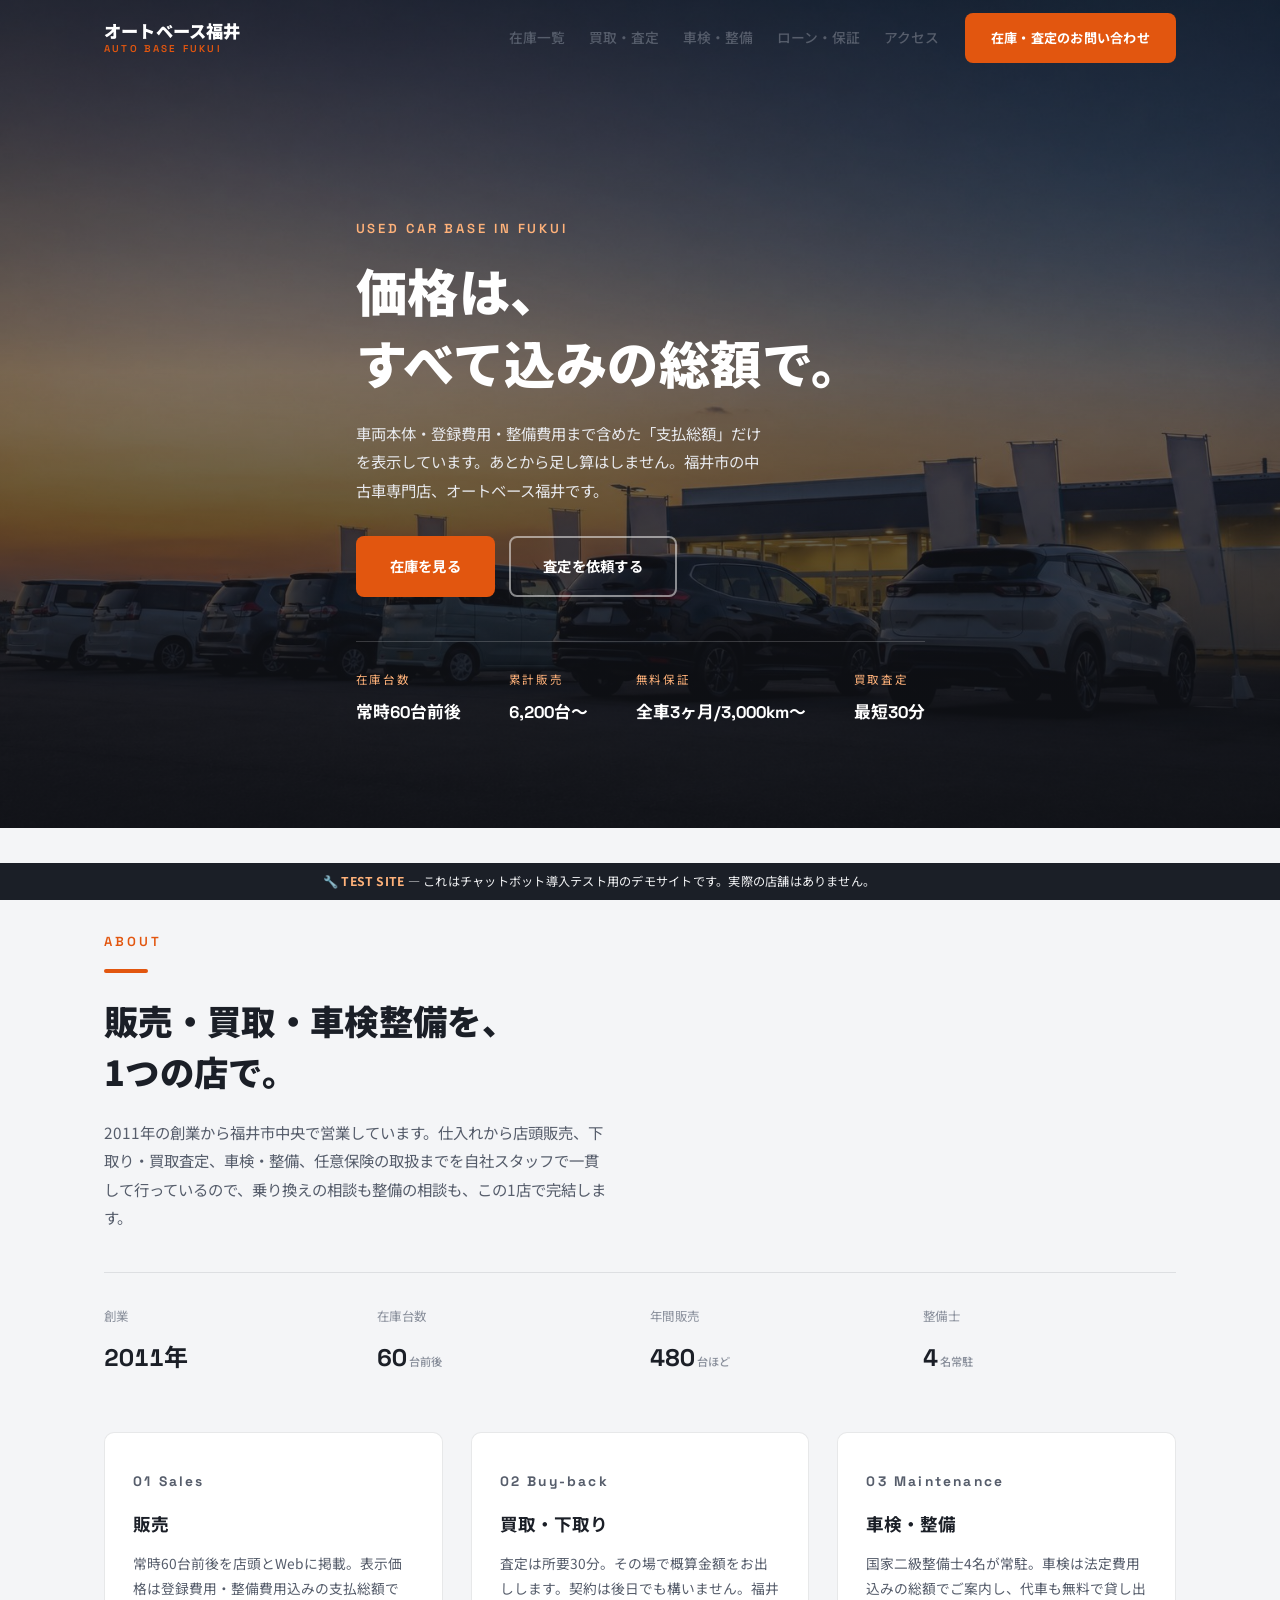
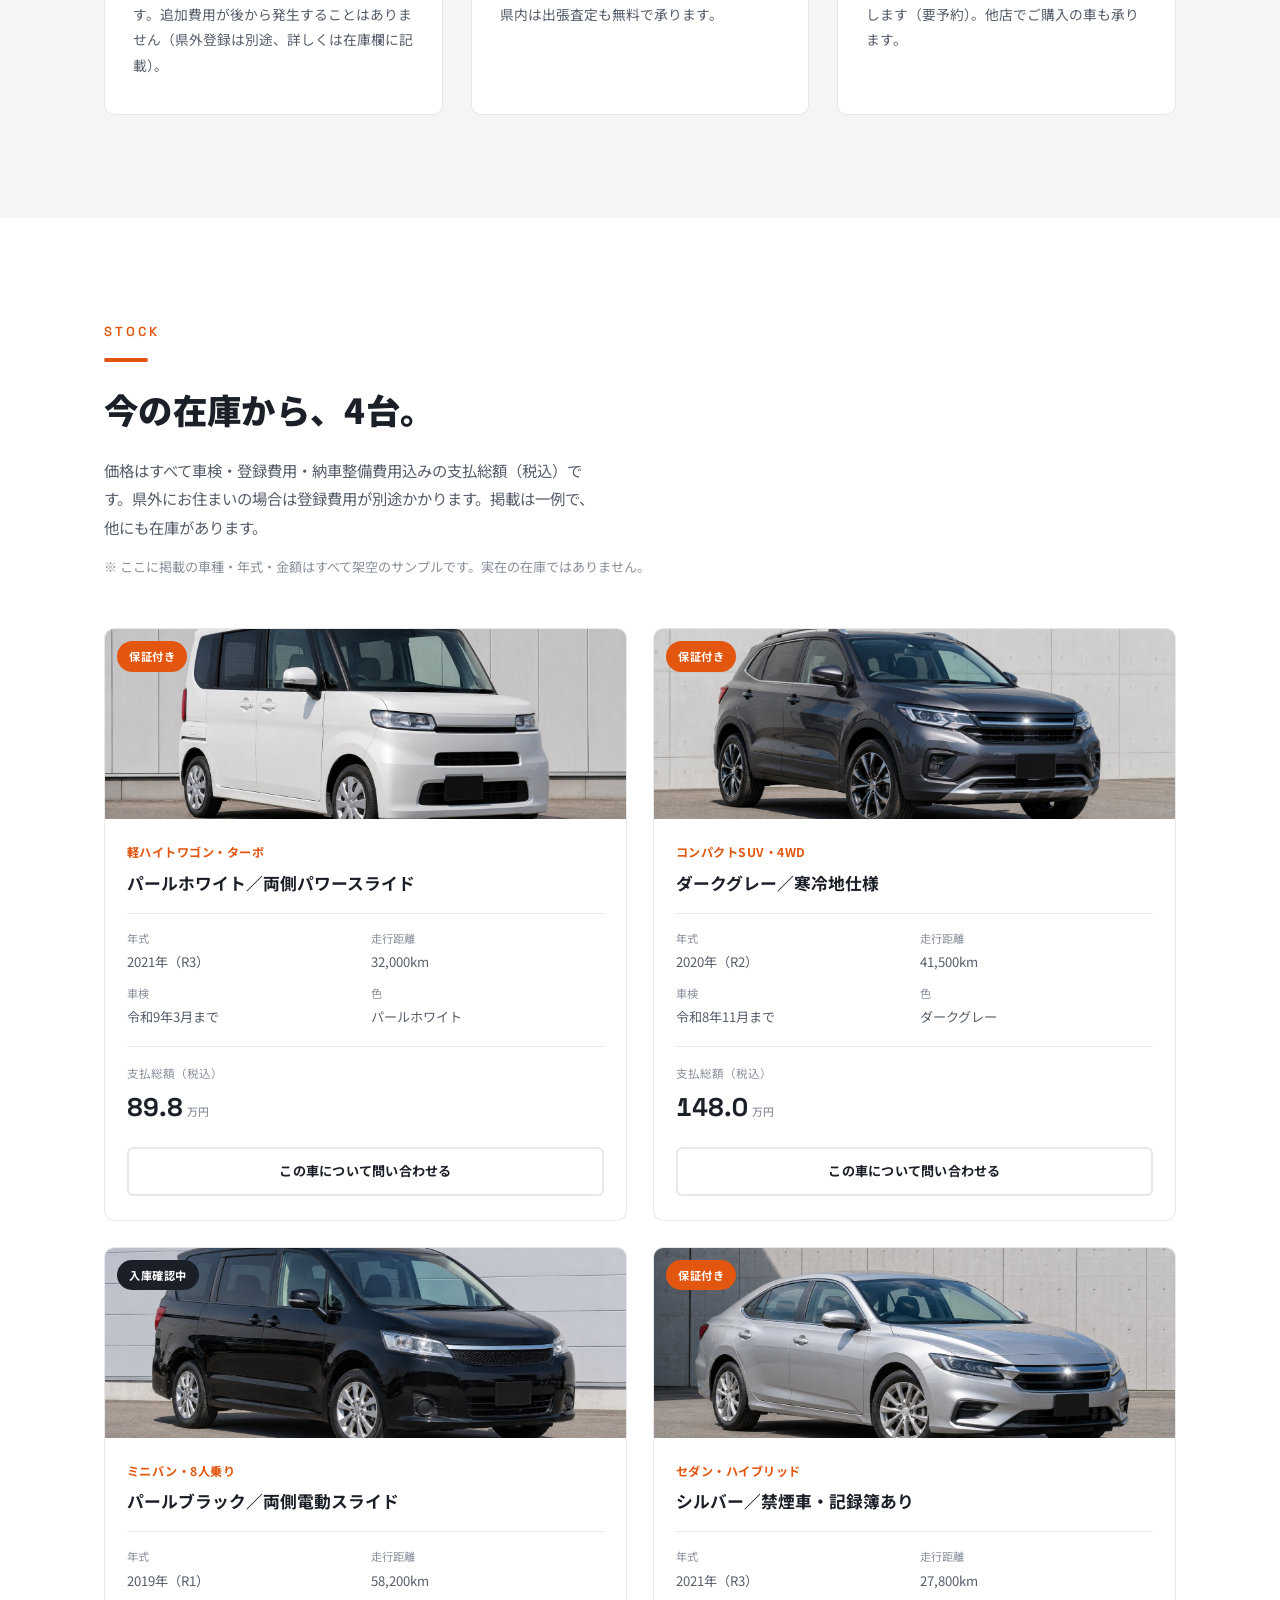
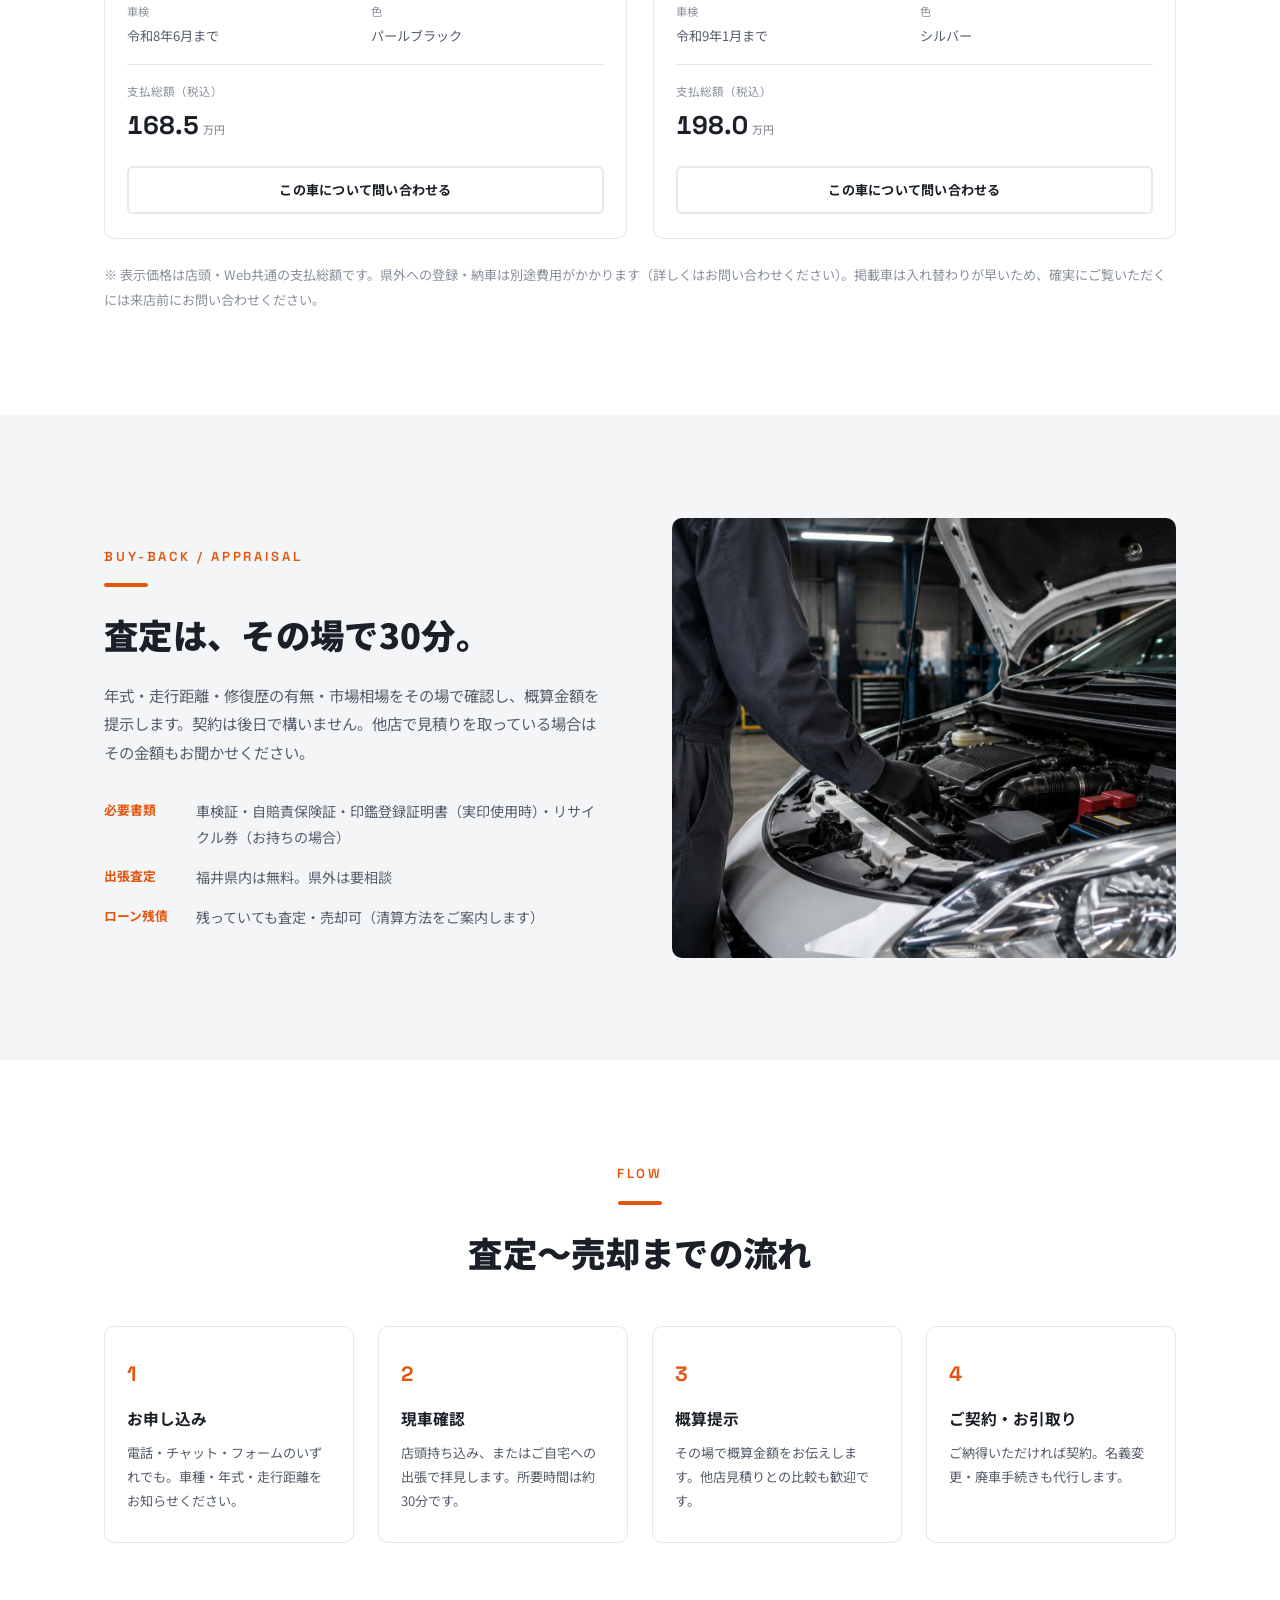
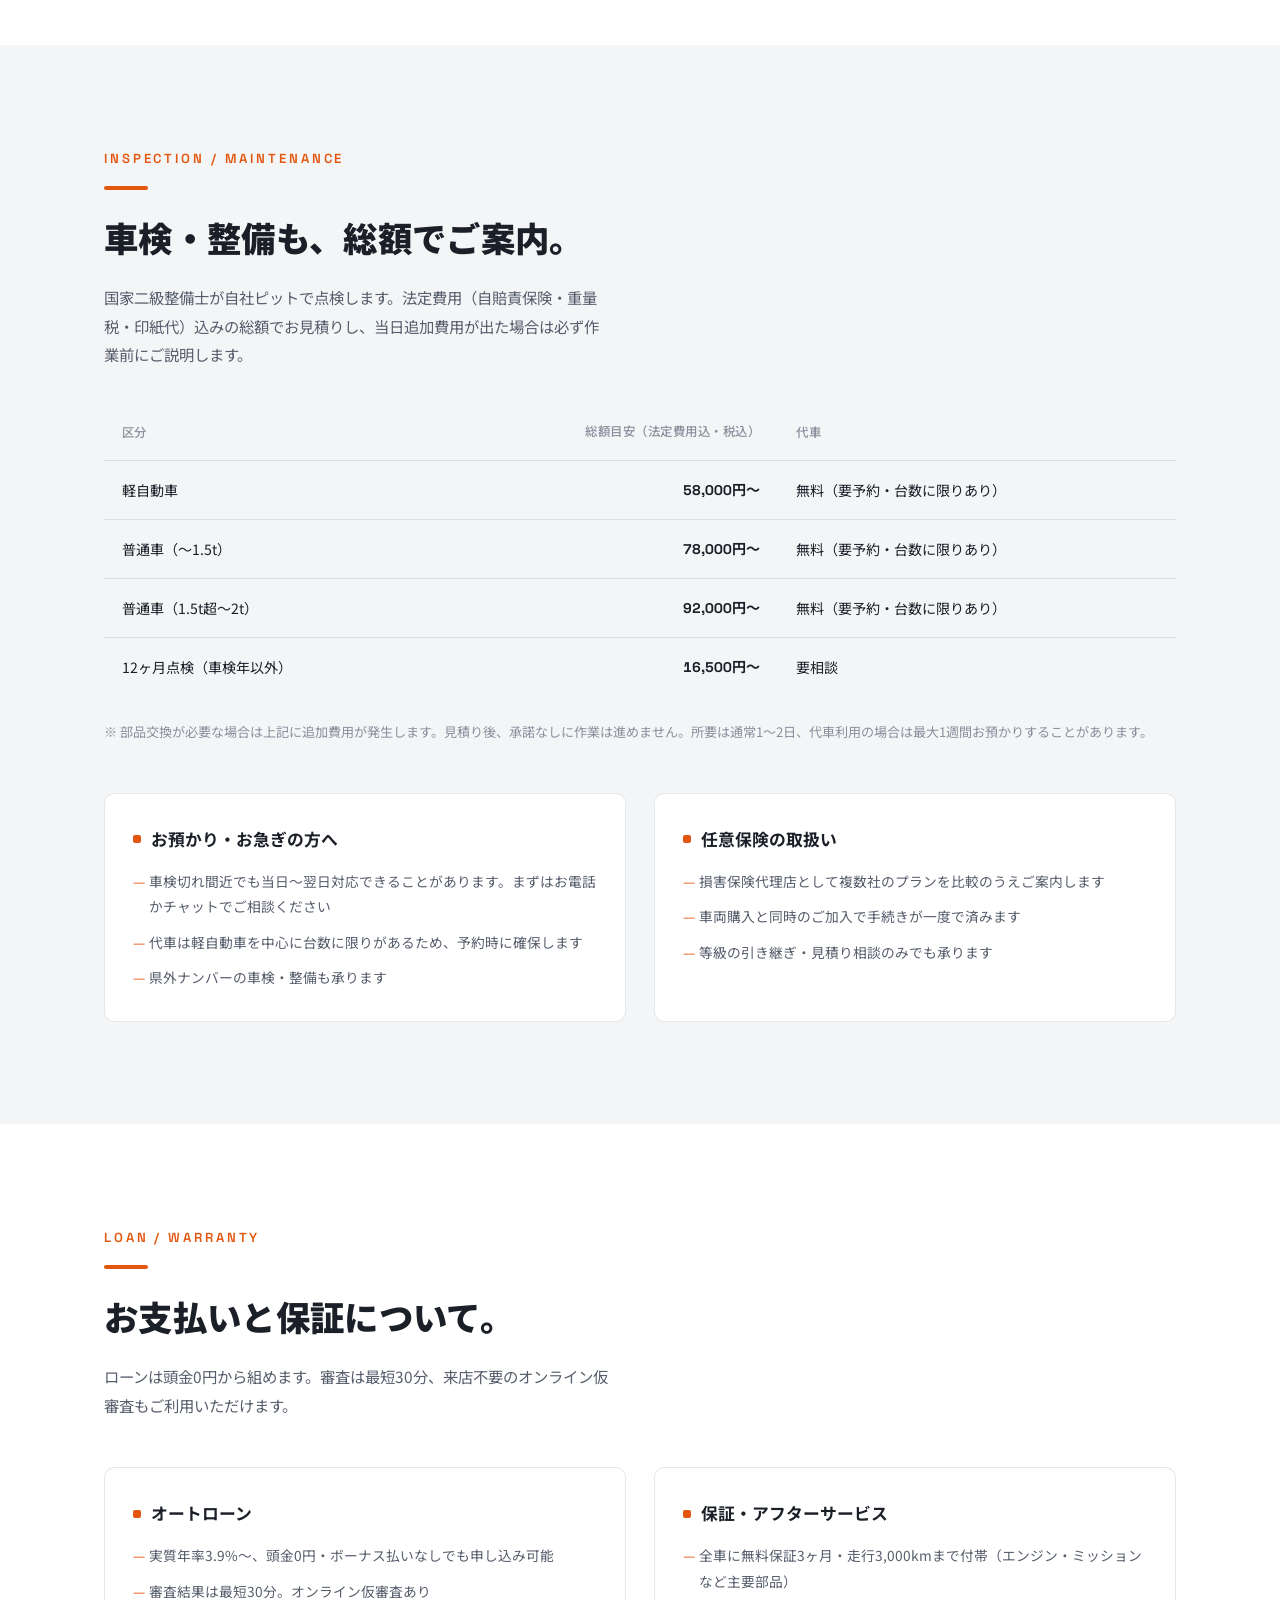
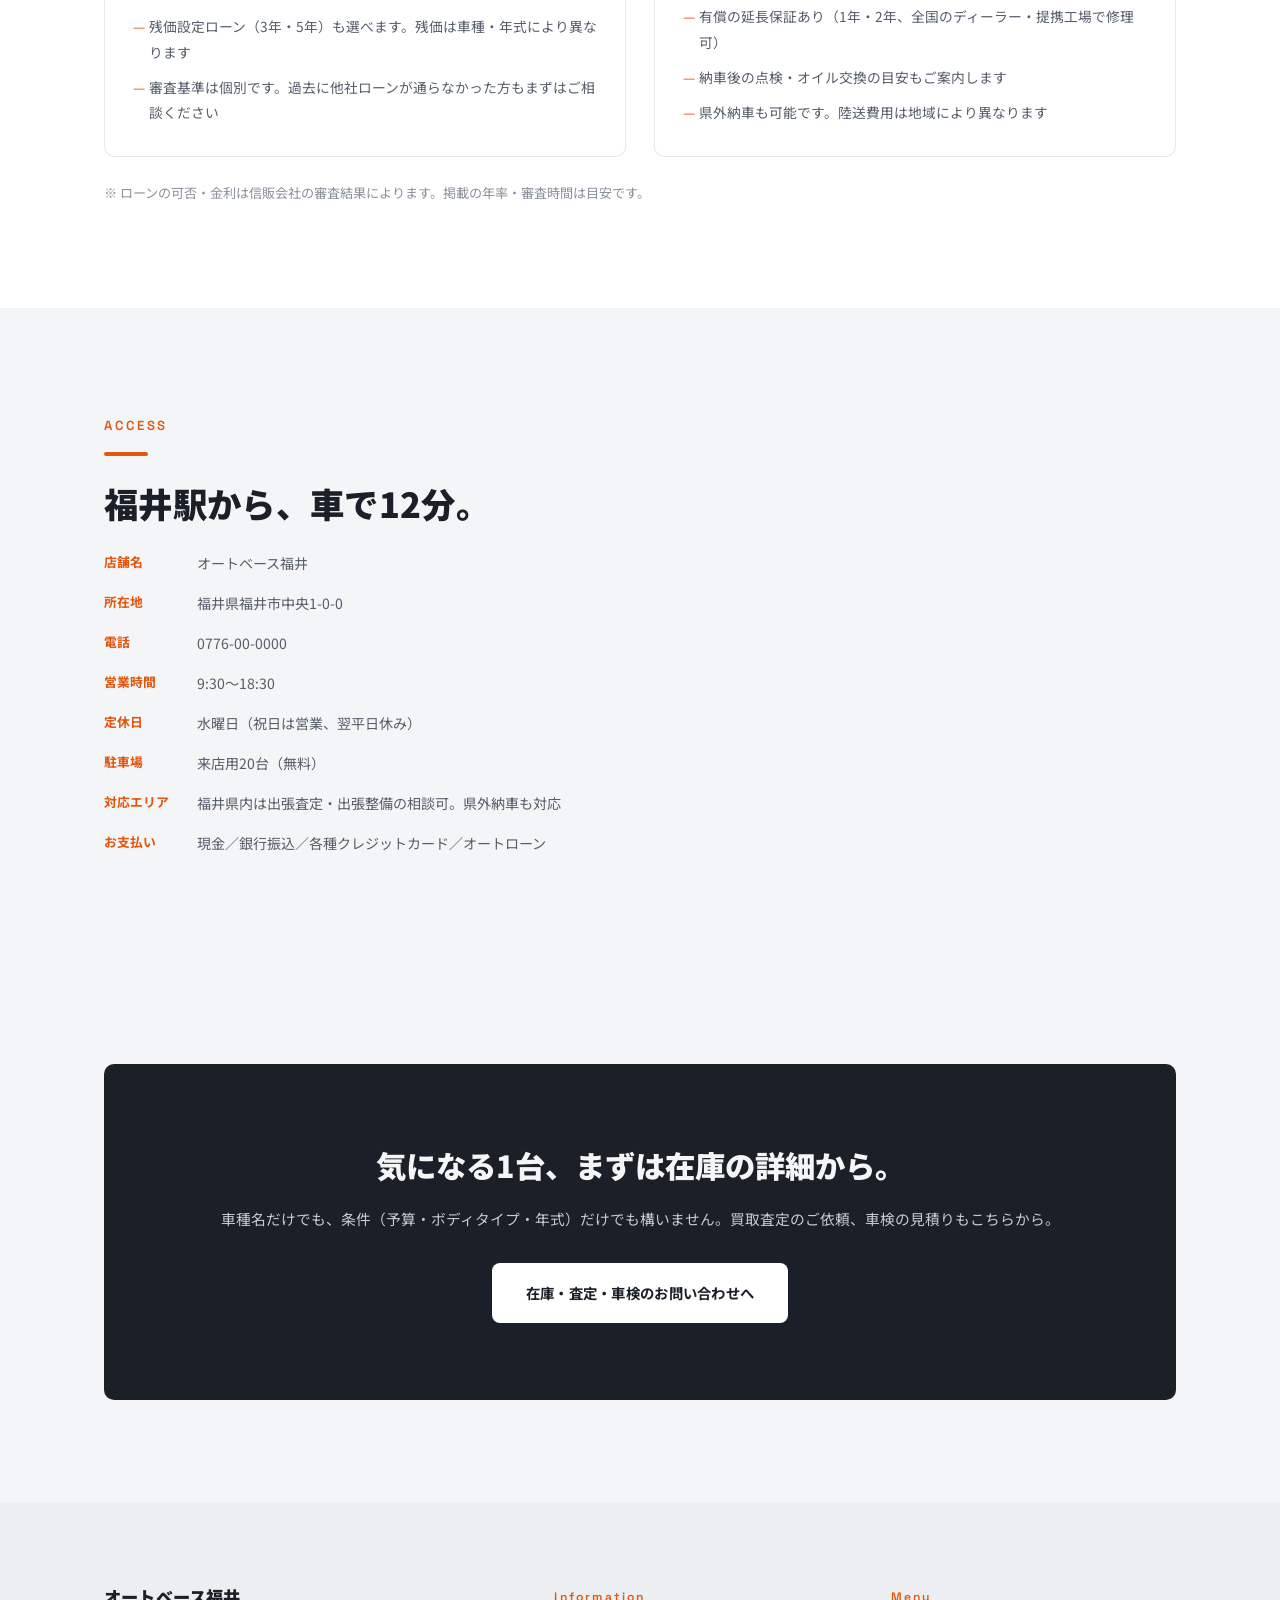
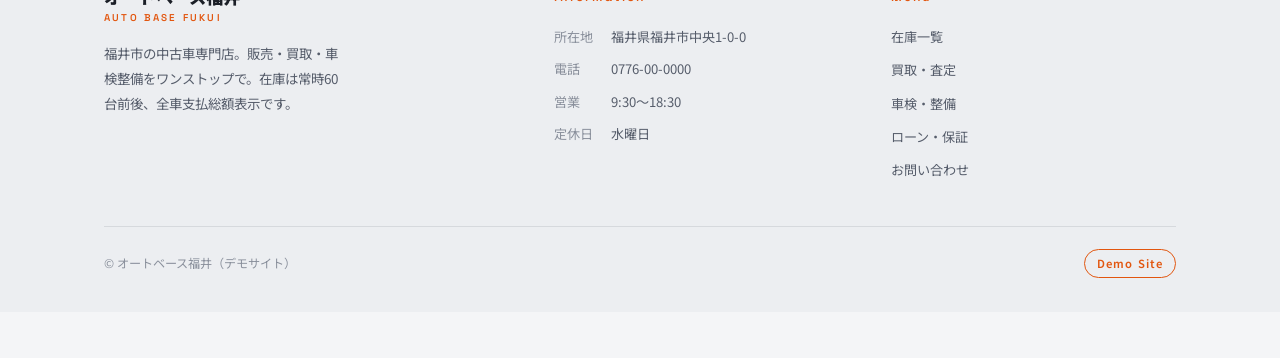
<file: index.html>
<!DOCTYPE html>
<html lang="ja">
<head>
<meta charset="UTF-8">
<meta name="viewport" content="width=device-width, initial-scale=1.0">
<title>オートベース福井 | 福井市の中古車販売・買取・車検整備</title>
<meta name="description" content="福井市の中古車専門店「オートベース福井」。常時60台前後の在庫は支払総額表示、全車に無料保証つき。買取査定は最短30分、車検・整備・県外納車まで一括対応。">
<link rel="stylesheet" href="style.css">
</head>
<body>

<!-- ===== NAV ===== -->
<header class="nav" id="nav">
  <div class="wrap nav__inner">
    <a class="brand" href="index.html">オートベース福井<span>AUTO BASE FUKUI</span></a>
    <nav class="nav__links">
      <a href="#stock">在庫一覧</a>
      <a href="#assessment">買取・査定</a>
      <a href="#maintenance">車検・整備</a>
      <a href="#loan">ローン・保証</a>
      <a href="#access">アクセス</a>
    </nav>
    <a class="btn btn--primary nav__cta" href="contact.html">在庫・査定のお問い合わせ</a>
  </div>
</header>

<!-- ===== HERO ===== -->
<section class="hero">
  <div class="hero__bg"><img src="images/hero.jpg" alt="夕方の展示場に並ぶ中古車" fetchpriority="high"></div>
  <div class="wrap hero__copy">
    <p class="eyebrow">Used Car Base in Fukui</p>
    <h1 class="hero__jp">価格は、<br>すべて込みの総額で。</h1>
    <p class="hero__sub">車両本体・登録費用・整備費用まで含めた「支払総額」だけを表示しています。あとから足し算はしません。福井市の中古車専門店、オートベース福井です。</p>
    <div class="hero__actions">
      <a class="btn btn--primary" href="#stock">在庫を見る</a>
      <a class="btn btn--ghost" href="contact.html">査定を依頼する</a>
    </div>
    <dl class="hero__strip">
      <div><dt>在庫台数</dt><dd class="num">常時60台前後</dd></div>
      <div><dt>累計販売</dt><dd class="num">6,200台〜</dd></div>
      <div><dt>無料保証</dt><dd class="num">全車3ヶ月/3,000km〜</dd></div>
      <div><dt>買取査定</dt><dd class="num">最短30分</dd></div>
    </dl>
  </div>
</section>

<!-- ===== ABOUT / 3本柱 ===== -->
<section class="section" id="about">
  <div class="wrap reveal">
    <p class="eyebrow">About</p>
    <div class="rule"></div>
    <h2 class="h-sec">販売・買取・車検整備を、<br>1つの店で。</h2>
    <p class="lead">2011年の創業から福井市中央で営業しています。仕入れから店頭販売、下取り・買取査定、車検・整備、任意保険の取扱までを自社スタッフで一貫して行っているので、乗り換えの相談も整備の相談も、この1店で完結します。</p>
    <dl class="figures">
      <div class="figure"><dt>創業</dt><dd class="num">2011年</dd></div>
      <div class="figure"><dt>在庫台数</dt><dd class="num">60<small>台前後</small></dd></div>
      <div class="figure"><dt>年間販売</dt><dd class="num">480<small>台ほど</small></dd></div>
      <div class="figure"><dt>整備士</dt><dd class="num">4<small>名常駐</small></dd></div>
    </dl>
    <div class="pillars">
      <article class="pillar">
        <p class="pillar__no">01 Sales</p>
        <h3>販売</h3>
        <p>常時60台前後を店頭とWebに掲載。表示価格は登録費用・整備費用込みの支払総額です。追加費用が後から発生することはありません（県外登録は別途、詳しくは在庫欄に記載）。</p>
      </article>
      <article class="pillar">
        <p class="pillar__no">02 Buy-back</p>
        <h3>買取・下取り</h3>
        <p>査定は所要30分。その場で概算金額をお出しします。契約は後日でも構いません。福井県内は出張査定も無料で承ります。</p>
      </article>
      <article class="pillar">
        <p class="pillar__no">03 Maintenance</p>
        <h3>車検・整備</h3>
        <p>国家二級整備士4名が常駐。車検は法定費用込みの総額でご案内し、代車も無料で貸し出します（要予約）。他店でご購入の車も承ります。</p>
      </article>
    </div>
  </div>
</section>

<!-- ===== 在庫 ===== -->
<section class="section section--panel" id="stock">
  <div class="wrap">
    <div class="reveal">
      <p class="eyebrow">Stock</p>
      <div class="rule"></div>
      <h2 class="h-sec">今の在庫から、4台。</h2>
      <p class="lead">価格はすべて車検・登録費用・納車整備費用込みの支払総額（税込）です。県外にお住まいの場合は登録費用が別途かかります。掲載は一例で、他にも在庫があります。</p>
      <p class="note stock-note">※ ここに掲載の車種・年式・金額はすべて架空のサンプルです。実在の在庫ではありません。</p>
    </div>

    <div class="stock reveal">
      <article class="car">
        <div class="car__media">
          <img src="images/car-kei-tall.jpg" alt="軽ハイトワゴンのサンプル画像" loading="lazy">
          <span class="car__tag car__tag--ok">保証付き</span>
        </div>
        <div class="car__body">
          <p class="car__cat">軽ハイトワゴン・ターボ</p>
          <p class="car__name">パールホワイト／両側パワースライド</p>
          <ul class="car__spec">
            <li><span>年式</span>2021年（R3）</li>
            <li><span>走行距離</span>32,000km</li>
            <li><span>車検</span>令和9年3月まで</li>
            <li><span>色</span>パールホワイト</li>
          </ul>
          <div class="car__price">
            <p class="label">支払総額（税込）</p>
            <p class="amount num">89.8<small>万円</small></p>
          </div>
          <a class="btn btn--ghost btn--sm btn--block car__cta" href="contact.html">この車について問い合わせる</a>
        </div>
      </article>

      <article class="car">
        <div class="car__media">
          <img src="images/car-suv.jpg" alt="コンパクトSUVのサンプル画像" loading="lazy">
          <span class="car__tag car__tag--ok">保証付き</span>
        </div>
        <div class="car__body">
          <p class="car__cat">コンパクトSUV・4WD</p>
          <p class="car__name">ダークグレー／寒冷地仕様</p>
          <ul class="car__spec">
            <li><span>年式</span>2020年（R2）</li>
            <li><span>走行距離</span>41,500km</li>
            <li><span>車検</span>令和8年11月まで</li>
            <li><span>色</span>ダークグレー</li>
          </ul>
          <div class="car__price">
            <p class="label">支払総額（税込）</p>
            <p class="amount num">148.0<small>万円</small></p>
          </div>
          <a class="btn btn--ghost btn--sm btn--block car__cta" href="contact.html">この車について問い合わせる</a>
        </div>
      </article>

      <article class="car">
        <div class="car__media">
          <img src="images/car-minivan.jpg" alt="ミニバンのサンプル画像" loading="lazy">
          <span class="car__tag">入庫確認中</span>
        </div>
        <div class="car__body">
          <p class="car__cat">ミニバン・8人乗り</p>
          <p class="car__name">パールブラック／両側電動スライド</p>
          <ul class="car__spec">
            <li><span>年式</span>2019年（R1）</li>
            <li><span>走行距離</span>58,200km</li>
            <li><span>車検</span>令和8年6月まで</li>
            <li><span>色</span>パールブラック</li>
          </ul>
          <div class="car__price">
            <p class="label">支払総額（税込）</p>
            <p class="amount num">168.5<small>万円</small></p>
          </div>
          <a class="btn btn--ghost btn--sm btn--block car__cta" href="contact.html">この車について問い合わせる</a>
        </div>
      </article>

      <article class="car">
        <div class="car__media">
          <img src="images/car-sedan.jpg" alt="セダンのサンプル画像" loading="lazy">
          <span class="car__tag car__tag--ok">保証付き</span>
        </div>
        <div class="car__body">
          <p class="car__cat">セダン・ハイブリッド</p>
          <p class="car__name">シルバー／禁煙車・記録簿あり</p>
          <ul class="car__spec">
            <li><span>年式</span>2021年（R3）</li>
            <li><span>走行距離</span>27,800km</li>
            <li><span>車検</span>令和9年1月まで</li>
            <li><span>色</span>シルバー</li>
          </ul>
          <div class="car__price">
            <p class="label">支払総額（税込）</p>
            <p class="amount num">198.0<small>万円</small></p>
          </div>
          <a class="btn btn--ghost btn--sm btn--block car__cta" href="contact.html">この車について問い合わせる</a>
        </div>
      </article>

    </div>
    <p class="note">※ 表示価格は店頭・Web共通の支払総額です。県外への登録・納車は別途費用がかかります（詳しくはお問い合わせください）。掲載車は入れ替わりが早いため、確実にご覧いただくには来店前にお問い合わせください。</p>
  </div>
</section>

<!-- ===== 買取・査定 ===== -->
<section class="section" id="assessment">
  <div class="wrap split reveal">
    <div>
      <p class="eyebrow">Buy-back / Appraisal</p>
      <div class="rule"></div>
      <h2 class="h-sec">査定は、その場で30分。</h2>
      <p class="lead">年式・走行距離・修復歴の有無・市場相場をその場で確認し、概算金額を提示します。契約は後日で構いません。他店で見積りを取っている場合はその金額もお聞かせください。</p>
      <dl class="info" style="margin-top:32px">
        <dt>必要書類</dt><dd>車検証・自賠責保険証・印鑑登録証明書（実印使用時）・リサイクル券（お持ちの場合）</dd>
        <dt>出張査定</dt><dd>福井県内は無料。県外は要相談</dd>
        <dt>ローン残債</dt><dd>残っていても査定・売却可（清算方法をご案内します）</dd>
      </dl>
    </div>
    <div class="split__media"><img src="images/inspection.jpg" alt="スタッフが車両を点検している様子" loading="lazy"></div>
  </div>
</section>

<section class="section section--panel">
  <div class="wrap reveal">
    <div class="center">
      <p class="eyebrow">Flow</p>
      <div class="rule"></div>
      <h2 class="h-sec">査定〜売却までの流れ</h2>
    </div>
    <div class="steps">
      <article class="step">
        <h4>お申し込み</h4>
        <p>電話・チャット・フォームのいずれでも。車種・年式・走行距離をお知らせください。</p>
      </article>
      <article class="step">
        <h4>現車確認</h4>
        <p>店頭持ち込み、またはご自宅への出張で拝見します。所要時間は約30分です。</p>
      </article>
      <article class="step">
        <h4>概算提示</h4>
        <p>その場で概算金額をお伝えします。他店見積りとの比較も歓迎です。</p>
      </article>
      <article class="step">
        <h4>ご契約・お引取り</h4>
        <p>ご納得いただければ契約。名義変更・廃車手続きも代行します。</p>
      </article>
    </div>
  </div>
</section>

<!-- ===== 車検・整備 ===== -->
<section class="section" id="maintenance">
  <div class="wrap reveal">
    <p class="eyebrow">Inspection / Maintenance</p>
    <div class="rule"></div>
    <h2 class="h-sec">車検・整備も、総額でご案内。</h2>
    <p class="lead">国家二級整備士が自社ピットで点検します。法定費用（自賠責保険・重量税・印紙代）込みの総額でお見積りし、当日追加費用が出た場合は必ず作業前にご説明します。</p>

    <table class="price-table">
      <thead>
        <tr><th>区分</th><th class="num">総額目安（法定費用込・税込）</th><th>代車</th></tr>
      </thead>
      <tbody>
        <tr><td>軽自動車</td><td class="num amount">58,000円〜</td><td>無料（要予約・台数に限りあり）</td></tr>
        <tr><td>普通車（〜1.5t）</td><td class="num amount">78,000円〜</td><td>無料（要予約・台数に限りあり）</td></tr>
        <tr><td>普通車（1.5t超〜2t）</td><td class="num amount">92,000円〜</td><td>無料（要予約・台数に限りあり）</td></tr>
        <tr><td>12ヶ月点検（車検年以外）</td><td class="num amount">16,500円〜</td><td>要相談</td></tr>
      </tbody>
    </table>
    <p class="note">※ 部品交換が必要な場合は上記に追加費用が発生します。見積り後、承諾なしに作業は進めません。所要は通常1〜2日、代車利用の場合は最大1週間お預かりすることがあります。</p>

    <div class="info-cards">
      <div class="info-card">
        <h3>お預かり・お急ぎの方へ</h3>
        <ul>
          <li>車検切れ間近でも当日〜翌日対応できることがあります。まずはお電話かチャットでご相談ください</li>
          <li>代車は軽自動車を中心に台数に限りがあるため、予約時に確保します</li>
          <li>県外ナンバーの車検・整備も承ります</li>
        </ul>
      </div>
      <div class="info-card">
        <h3>任意保険の取扱い</h3>
        <ul>
          <li>損害保険代理店として複数社のプランを比較のうえご案内します</li>
          <li>車両購入と同時のご加入で手続きが一度で済みます</li>
          <li>等級の引き継ぎ・見積り相談のみでも承ります</li>
        </ul>
      </div>
    </div>
  </div>
</section>

<!-- ===== ローン・保証 ===== -->
<section class="section section--panel" id="loan">
  <div class="wrap reveal">
    <p class="eyebrow">Loan / Warranty</p>
    <div class="rule"></div>
    <h2 class="h-sec">お支払いと保証について。</h2>
    <p class="lead">ローンは頭金0円から組めます。審査は最短30分、来店不要のオンライン仮審査もご利用いただけます。</p>

    <div class="info-cards">
      <div class="info-card">
        <h3>オートローン</h3>
        <ul>
          <li>実質年率3.9%〜、頭金0円・ボーナス払いなしでも申し込み可能</li>
          <li>審査結果は最短30分。オンライン仮審査あり</li>
          <li>残価設定ローン（3年・5年）も選べます。残価は車種・年式により異なります</li>
          <li>審査基準は個別です。過去に他社ローンが通らなかった方もまずはご相談ください</li>
        </ul>
      </div>
      <div class="info-card">
        <h3>保証・アフターサービス</h3>
        <ul>
          <li>全車に無料保証3ヶ月・走行3,000kmまで付帯（エンジン・ミッションなど主要部品）</li>
          <li>有償の延長保証あり（1年・2年、全国のディーラー・提携工場で修理可）</li>
          <li>納車後の点検・オイル交換の目安もご案内します</li>
          <li>県外納車も可能です。陸送費用は地域により異なります</li>
        </ul>
      </div>
    </div>
    <p class="note">※ ローンの可否・金利は信販会社の審査結果によります。掲載の年率・審査時間は目安です。</p>
  </div>
</section>

<!-- ===== ACCESS ===== -->
<section class="section" id="access">
  <div class="wrap split reveal">
    <div>
      <p class="eyebrow">Access</p>
      <div class="rule"></div>
      <h2 class="h-sec">福井駅から、車で12分。</h2>
      <dl class="info">
        <dt>店舗名</dt><dd>オートベース福井</dd>
        <dt>所在地</dt><dd>福井県福井市中央1-0-0</dd>
        <dt>電話</dt><dd>0776-00-0000</dd>
        <dt>営業時間</dt><dd>9:30〜18:30</dd>
        <dt>定休日</dt><dd>水曜日（祝日は営業、翌平日休み）</dd>
        <dt>駐車場</dt><dd>来店用20台（無料）</dd>
        <dt>対応エリア</dt><dd>福井県内は出張査定・出張整備の相談可。県外納車も対応</dd>
        <dt>お支払い</dt><dd>現金／銀行振込／各種クレジットカード／オートローン</dd>
      </dl>
    </div>
    <div class="split__media">
      <iframe class="map" src="https://maps.google.com/maps?q=%E7%A6%8F%E4%BA%95%E9%A7%85&z=15&output=embed" loading="lazy" title="地図" style="width:100%;height:clamp(280px,38vw,440px);border:0;border-radius:10px"></iframe>
    </div>
  </div>
</section>

<!-- ===== CTA ===== -->
<section class="section">
  <div class="wrap">
    <div class="cta-band reveal">
      <h2>気になる1台、まずは在庫の詳細から。</h2>
      <p>車種名だけでも、条件（予算・ボディタイプ・年式）だけでも構いません。買取査定のご依頼、車検の見積りもこちらから。</p>
      <a class="btn btn--light" href="contact.html">在庫・査定・車検のお問い合わせへ</a>
    </div>
  </div>
</section>

<!-- ===== FOOTER ===== -->
<footer class="foot">
  <div class="wrap">
    <div class="foot__grid">
      <div>
        <a class="brand" href="index.html">オートベース福井<span>AUTO BASE FUKUI</span></a>
        <p class="foot__tag">福井市の中古車専門店。販売・買取・車検整備をワンストップで。在庫は常時60台前後、全車支払総額表示です。</p>
      </div>
      <div>
        <h5>Information</h5>
        <dl>
          <dt>所在地</dt><dd>福井県福井市中央1-0-0</dd>
          <dt>電話</dt><dd>0776-00-0000</dd>
          <dt>営業</dt><dd>9:30〜18:30</dd>
          <dt>定休日</dt><dd>水曜日</dd>
        </dl>
      </div>
      <div>
        <h5>Menu</h5>
        <div class="foot__links">
          <a href="#stock">在庫一覧</a>
          <a href="#assessment">買取・査定</a>
          <a href="#maintenance">車検・整備</a>
          <a href="#loan">ローン・保証</a>
          <a href="contact.html">お問い合わせ</a>
        </div>
      </div>
    </div>
    <div class="foot__bottom">
      <span>&copy; オートベース福井（デモサイト）</span>
      <span class="demo-pill">Demo Site</span>
    </div>
  </div>
</footer>

<div class="test-banner">🔧 <b>TEST SITE</b> — これはチャットボット導入テスト用のデモサイトです。実際の店舗はありません。</div>

<script>
  // nav shadow on scroll
  const nav = document.getElementById('nav');
  const onScroll = () => nav.classList.toggle('is-scrolled', window.scrollY > 8);
  onScroll(); window.addEventListener('scroll', onScroll, {passive:true});

  // scroll reveal
  const io = new IntersectionObserver((entries) => {
    entries.forEach(e => { if (e.isIntersecting){ e.target.classList.add('in'); io.unobserve(e.target);} });
  }, {threshold:.12, rootMargin:'0px 0px -40px 0px'});
  document.querySelectorAll('.reveal').forEach(el => io.observe(el));
</script>

<!-- 応急処置: widget.js の既定アイコンが pointer-events:none のまま復活されず、
     マウスでクリックできない（.has-icon の img にしか auto が無い）。
     本体 app.liens-web.com/widget.js が直ったらこのブロックは削除してよい。 -->
<style>
  #liens-bot-toggle:not(.has-icon) { pointer-events: auto !important; }
</style>
<!-- LIENS BOT チャットウィジェット -->
<!-- 車販売店デモ用のボット。管理画面で作成後、下のbotIdを差し替える -->
<script>
  (function() {
    var botId = 'cmtfgkt1804r74201loiliqqc';
    if (botId.indexOf('REPLACE_') === 0) { return; }
    var script = document.createElement('script');
    script.src = 'https://app.liens-web.com/widget.js?v=' + Date.now();
    script.setAttribute('data-bot-id', botId);
    script.setAttribute('data-api-url', 'https://app.liens-web.com');
    script.setAttribute('data-color', '#e2560f');
    script.setAttribute('data-position', 'bottom-right');
    script.defer = true;
    document.head.appendChild(script);
  })();
</script>
</body>
</html>
</file>
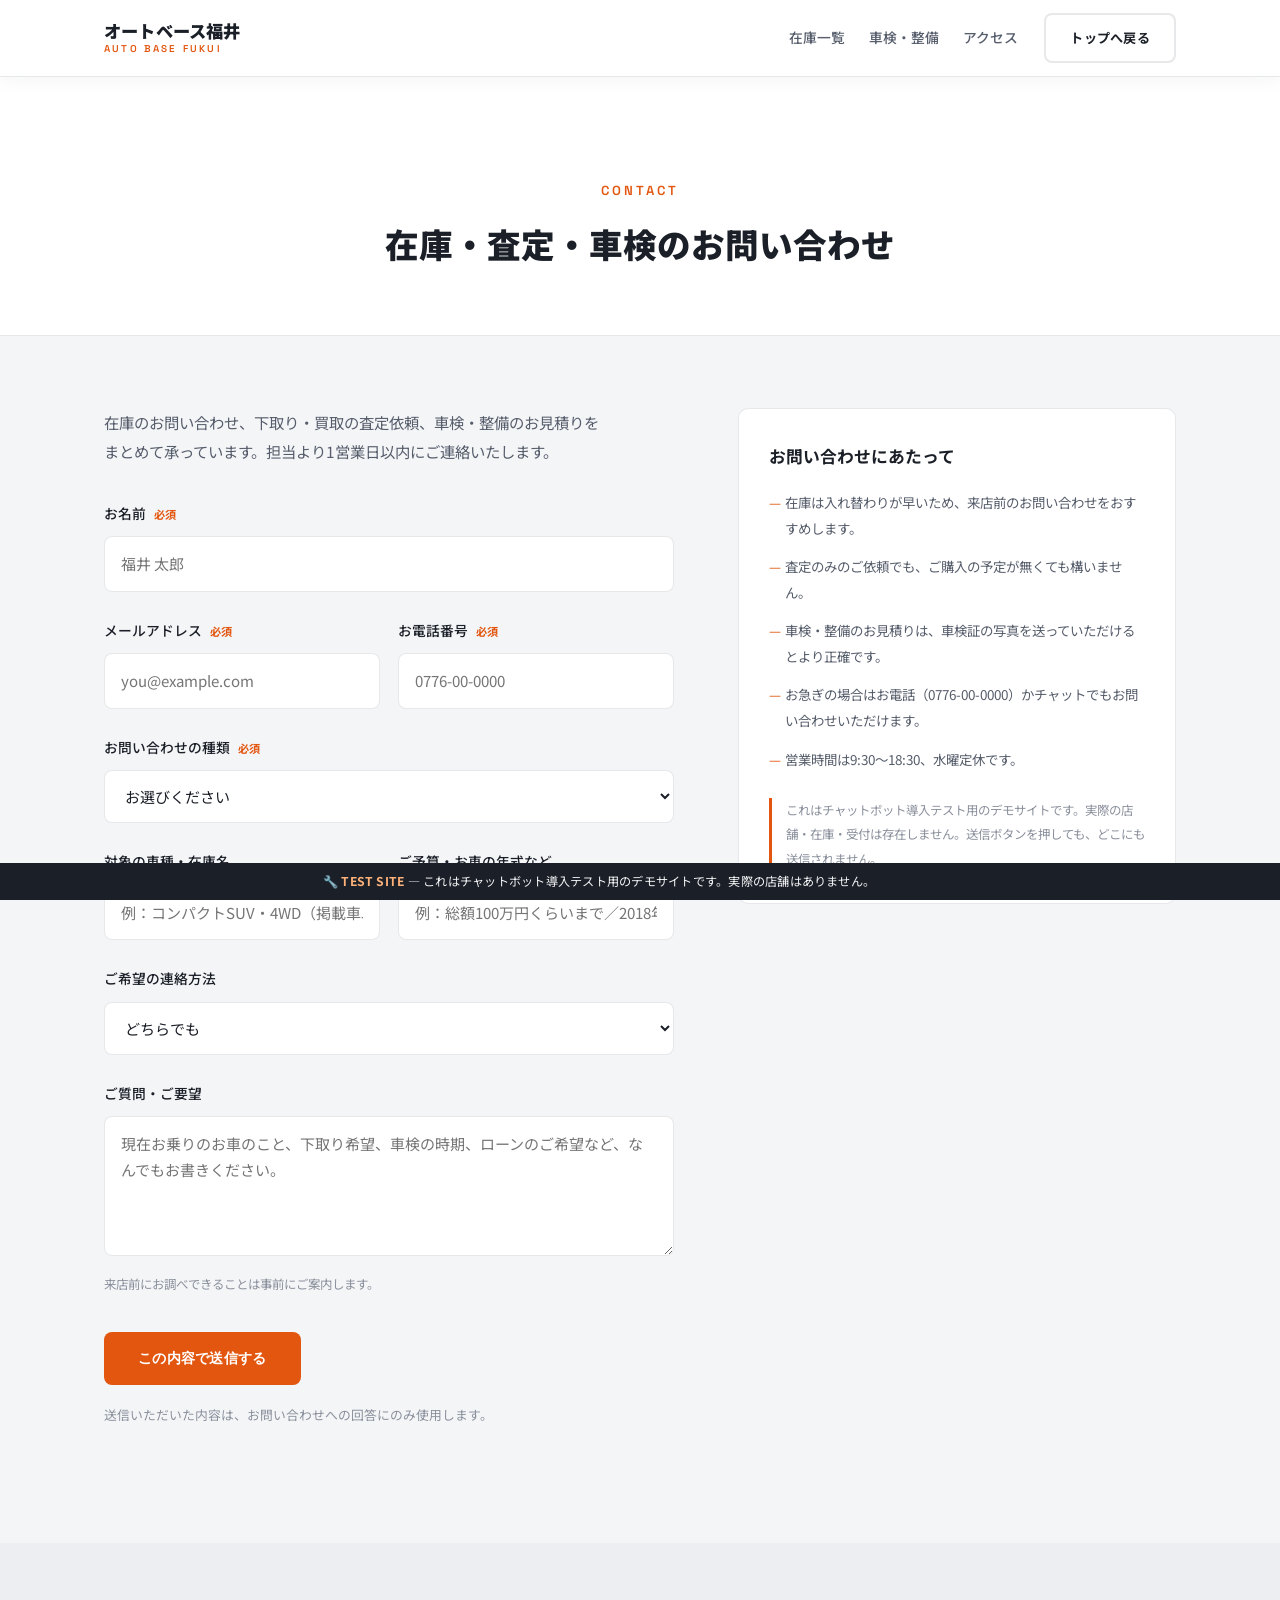
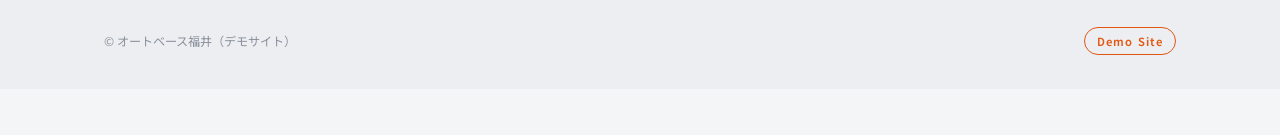
<file: contact.html>
<!DOCTYPE html>
<html lang="ja">
<head>
<meta charset="UTF-8">
<meta name="viewport" content="width=device-width, initial-scale=1.0">
<title>在庫・査定・車検のお問い合わせ | オートベース福井</title>
<meta name="robots" content="noindex">
<link rel="stylesheet" href="style.css">
</head>
<body>

<header class="nav is-scrolled" id="nav">
  <div class="wrap nav__inner">
    <a class="brand" href="index.html">オートベース福井<span>AUTO BASE FUKUI</span></a>
    <nav class="nav__links">
      <a href="index.html#stock">在庫一覧</a>
      <a href="index.html#maintenance">車検・整備</a>
      <a href="index.html#access">アクセス</a>
    </nav>
    <a class="btn btn--ghost nav__cta" href="index.html">トップへ戻る</a>
  </div>
</header>

<section class="page-head">
  <div class="wrap">
    <p class="eyebrow">Contact</p>
    <h1>在庫・査定・車検のお問い合わせ</h1>
  </div>
</section>

<section class="form-wrap">
  <div class="wrap form-grid">
    <div>
      <p class="lead">在庫のお問い合わせ、下取り・買取の査定依頼、車検・整備のお見積りをまとめて承っています。担当より1営業日以内にご連絡いたします。</p>
      <form class="form" id="contactForm" style="margin-top:36px">
        <div class="field">
          <label for="name">お名前<span class="req">必須</span></label>
          <input type="text" id="name" name="name" required placeholder="福井 太郎">
        </div>
        <div class="field field--row">
          <div>
            <label for="email">メールアドレス<span class="req">必須</span></label>
            <input type="email" id="email" name="email" required placeholder="you@example.com">
          </div>
          <div>
            <label for="tel">お電話番号<span class="req">必須</span></label>
            <input type="tel" id="tel" name="tel" required placeholder="0776-00-0000">
          </div>
        </div>
        <div class="field">
          <label for="type">お問い合わせの種類<span class="req">必須</span></label>
          <select id="type" name="type" required>
            <option value="">お選びください</option>
            <option>在庫車についての問い合わせ</option>
            <option>買取・下取りの査定依頼</option>
            <option>車検・整備の見積り依頼</option>
            <option>ローン・保証について相談したい</option>
            <option>その他</option>
          </select>
        </div>
        <div class="field field--row">
          <div>
            <label for="car">対象の車種・在庫名</label>
            <input type="text" id="car" name="car" placeholder="例：コンパクトSUV・4WD（掲載車以外でも可）">
          </div>
          <div>
            <label for="budget">ご予算・お車の年式など</label>
            <input type="text" id="budget" name="budget" placeholder="例：総額100万円くらいまで／2018年式・5万km">
          </div>
        </div>
        <div class="field">
          <label for="contact-way">ご希望の連絡方法</label>
          <select id="contact-way" name="contact-way">
            <option>どちらでも</option>
            <option>電話</option>
            <option>メール</option>
          </select>
        </div>
        <div class="field">
          <label for="message">ご質問・ご要望</label>
          <textarea id="message" name="message" placeholder="現在お乗りのお車のこと、下取り希望、車検の時期、ローンのご希望など、なんでもお書きください。"></textarea>
          <p class="field__hint">来店前にお調べできることは事前にご案内します。</p>
        </div>
        <div class="form__actions">
          <button type="submit" class="btn btn--primary">この内容で送信する</button>
          <p class="form__note">送信いただいた内容は、お問い合わせへの回答にのみ使用します。</p>
        </div>
      </form>
    </div>

    <aside class="aside">
      <h3>お問い合わせにあたって</h3>
      <ul>
        <li>在庫は入れ替わりが早いため、来店前のお問い合わせをおすすめします。</li>
        <li>査定のみのご依頼でも、ご購入の予定が無くても構いません。</li>
        <li>車検・整備のお見積りは、車検証の写真を送っていただけるとより正確です。</li>
        <li>お急ぎの場合はお電話（0776-00-0000）かチャットでもお問い合わせいただけます。</li>
        <li>営業時間は9:30〜18:30、水曜定休です。</li>
      </ul>
      <p class="demo-notice">これはチャットボット導入テスト用のデモサイトです。実際の店舗・在庫・受付は存在しません。送信ボタンを押しても、どこにも送信されません。</p>
    </aside>
  </div>
</section>

<footer class="foot">
  <div class="wrap">
    <div class="foot__bottom" style="margin-top:0;border-top:0;padding-top:0">
      <span>&copy; オートベース福井（デモサイト）</span>
      <span class="demo-pill">Demo Site</span>
    </div>
  </div>
</footer>

<div class="test-banner">🔧 <b>TEST SITE</b> — これはチャットボット導入テスト用のデモサイトです。実際の店舗はありません。</div>

<script>
  document.getElementById('contactForm').addEventListener('submit', function(e){
    e.preventDefault();
    alert('デモサイトのため、実際には送信されません。\n\n実際のサイトでは、この内容が店舗へ届きます。');
  });
</script>

<!-- LIENS BOT チャットウィジェット -->
<!-- ⚠️ data-bot-id は index.html と同じIDに差し替えること -->
<script>
  (function() {
    var botId = 'cmtfgkt1804r74201loiliqqc';
    if (botId.indexOf('REPLACE_') === 0) { return; }
    var script = document.createElement('script');
    script.src = 'https://app.liens-web.com/widget.js?v=' + Date.now();
    script.setAttribute('data-bot-id', botId);
    script.setAttribute('data-api-url', 'https://app.liens-web.com');
    script.setAttribute('data-color', '#e2560f');
    script.setAttribute('data-position', 'bottom-right');
    script.defer = true;
    document.head.appendChild(script);
  })();
</script>
</body>
</html>
</file>
<file: style.css>
/* =========================================================
   オートベース福井  -  shared styles
   白 × ライトグレー ＋ 濃いオレンジ1色。サンセリフ・数字は
   タブラー数字で揃える。在庫カード中心の「読みやすさ優先」構成。
   越前炉端なぎ（暗色・明朝）／あすわの杜（生成り・セリフ）／
   コモレ福井（白・サンセリフ）とは別方向に、全面ダークを避けて
   グレー×白の明るいトーンにしてある。
   ========================================================= */

@import url('https://fonts.googleapis.com/css2?family=Noto+Sans+JP:wght@400;500;700;900&family=Space+Grotesk:wght@500;600;700&display=swap');

:root{
  --bg:#f4f5f7;            /* ライトグレー */
  --bg-soft:#eceef1;
  --panel:#ffffff;
  --ink:#1b1f27;
  --ink-soft:#565d6b;
  --ink-faint:#8a909c;
  --line:rgba(27,31,39,.1);
  --accent:#e2560f;        /* 濃いオレンジ */
  --accent-deep:#b8430a;
  --accent-soft:rgba(226,86,15,.1);
  --blue:#1d4ed8;          /* サブアクセント（バッジ等） */
  --radius:10px;
  --maxw:1200px;
  --pad:clamp(20px, 5vw, 64px);
  --sans:"Noto Sans JP","Hiragino Sans",sans-serif;
  --num:"Space Grotesk","Noto Sans JP",sans-serif;
}

*{box-sizing:border-box;margin:0;padding:0}
html{scroll-behavior:smooth;-webkit-text-size-adjust:100%}
body{
  font-family:var(--sans);
  color:var(--ink);
  background:var(--bg);
  line-height:1.85;
  font-weight:400;
  -webkit-font-smoothing:antialiased;
}
img{max-width:100%;display:block}
a{color:inherit;text-decoration:none}
.num{font-family:var(--num);font-variant-numeric:tabular-nums}

/* ---------- layout helpers ---------- */
.wrap{max-width:var(--maxw);margin:0 auto;padding-left:var(--pad);padding-right:var(--pad)}
.section{padding:clamp(64px,8vw,120px) 0}
.section--panel{background:var(--panel)}
.eyebrow{
  font-family:var(--num);font-weight:600;
  font-size:.82rem;letter-spacing:.22em;text-transform:uppercase;
  color:var(--accent);margin-bottom:14px;
}
.h-sec{
  font-weight:900;
  font-size:clamp(1.5rem,3.2vw,2.15rem);line-height:1.5;
  letter-spacing:.01em;margin-bottom:20px;
}
.lead{color:var(--ink-soft);font-size:.96rem;max-width:56ch}
.note{color:var(--ink-faint);font-size:.82rem;line-height:1.9;margin-top:24px}
.rule{width:44px;height:4px;background:var(--accent);border-radius:2px;margin:0 0 22px}
.center{text-align:center}
.center .rule{margin-left:auto;margin-right:auto}
.center .lead{margin-left:auto;margin-right:auto}

/* ---------- buttons ---------- */
.btn{
  display:inline-block;font-weight:700;
  font-size:.9rem;letter-spacing:.02em;padding:15px 32px;
  border:2px solid transparent;border-radius:8px;
  transition:background .2s,color .2s,border-color .2s,transform .15s;
}
.btn--primary{background:var(--accent);color:#fff}
.btn--primary:hover{background:var(--accent-deep);transform:translateY(-1px)}
.btn--ghost{border-color:var(--line);color:var(--ink);background:#fff}
.btn--ghost:hover{border-color:var(--accent);color:var(--accent)}
.btn--light{background:#fff;color:var(--ink)}
.btn--light:hover{background:var(--bg-soft)}
.btn--sm{padding:10px 20px;font-size:.82rem;border-radius:6px}
.btn--block{display:block;text-align:center;width:100%}

/* ---------- nav ---------- */
.nav{
  position:fixed;inset:0 0 auto 0;z-index:900;
  background:rgba(244,245,247,.0);transition:background .3s,border-color .3s,box-shadow .3s;
  border-bottom:1px solid transparent;
}
.nav.is-scrolled{background:rgba(255,255,255,.94);backdrop-filter:blur(10px);border-bottom-color:var(--line);box-shadow:0 2px 18px rgba(27,31,39,.05)}
.nav__inner{display:flex;align-items:center;gap:26px;height:76px}
.brand{font-weight:900;font-size:1.08rem;letter-spacing:.01em;white-space:nowrap;line-height:1.3;color:#fff}
.nav.is-scrolled .brand{color:var(--ink)}
.brand span{display:block;font-family:var(--num);font-weight:600;font-size:.62rem;letter-spacing:.22em;color:var(--accent)}
.nav__links{display:flex;gap:24px;margin-left:auto;font-size:.86rem;font-weight:500;color:var(--ink-soft)}
.nav__links a:hover{color:var(--accent)}
.nav__cta{padding:11px 24px;font-size:.82rem}

/* ---------- hero ---------- */
.hero{position:relative;min-height:92svh;display:flex;align-items:flex-end;padding-bottom:clamp(52px,8vw,100px);overflow:hidden;background:var(--ink)}
.hero__bg{position:absolute;inset:0;z-index:0}
.hero__bg img{width:100%;height:100%;object-fit:cover;opacity:.62}
.hero__bg::after{content:"";position:absolute;inset:0;background:linear-gradient(180deg,rgba(15,17,22,.55) 0%,rgba(15,17,22,.25) 45%,rgba(15,17,22,.82) 100%)}
.hero__copy{position:relative;z-index:1;color:#fff}
.hero__copy .eyebrow{color:#ffb27a}
.hero__jp{
  font-weight:900;
  font-size:clamp(1.9rem,5.2vw,3.2rem);line-height:1.4;letter-spacing:.01em;
}
.hero__sub{margin-top:20px;max-width:46ch;font-size:.96rem;color:#e7e8ec}
.hero__actions{display:flex;gap:14px;flex-wrap:wrap;margin-top:32px}
.hero__actions .btn--ghost{border-color:rgba(255,255,255,.5);color:#fff;background:transparent}
.hero__actions .btn--ghost:hover{background:rgba(255,255,255,.12);border-color:#fff;color:#fff}
.hero__strip{position:relative;z-index:1;display:flex;gap:clamp(18px,4vw,48px);flex-wrap:wrap;margin-top:44px;padding-top:28px;border-top:1px solid rgba(255,255,255,.18)}
.hero__strip div dt{font-family:var(--num);font-size:.72rem;letter-spacing:.16em;color:#ffb27a;margin-bottom:6px}
.hero__strip div dd{font-weight:700;font-size:1.05rem;color:#fff}

/* ---------- split ---------- */
.split{display:grid;grid-template-columns:1fr 1fr;gap:clamp(30px,5vw,72px);align-items:center}
.split--rev .split__media{order:-1}
.split__media img{width:100%;height:clamp(280px,38vw,440px);object-fit:cover;border-radius:var(--radius)}

/* ---------- 数字 ---------- */
.figures{display:grid;grid-template-columns:repeat(4,1fr);gap:20px;margin-top:40px;border-top:1px solid var(--line);padding-top:32px}
.figure dt{font-size:.78rem;letter-spacing:.04em;color:var(--ink-faint);margin-bottom:8px}
.figure dd{font-family:var(--num);font-weight:700;font-size:1.5rem;color:var(--ink)}
.figure dd small{font-family:var(--sans);font-weight:500;font-size:.7rem;color:var(--ink-faint);margin-left:2px}

/* ---------- 3本柱 ---------- */
.pillars{display:grid;grid-template-columns:repeat(3,1fr);gap:clamp(18px,3vw,28px);margin-top:52px}
.pillar{background:var(--panel);border:1px solid var(--line);border-radius:var(--radius);padding:36px 28px}
.pillar__no{font-family:var(--num);font-weight:700;font-size:.8rem;letter-spacing:.16em;color:var(--accent)}
.pillar h3{font-weight:700;font-size:1.1rem;margin:14px 0 10px}
.pillar p{font-size:.86rem;color:var(--ink-soft)}

/* ---------- 在庫カード ---------- */
.stock-note{margin-top:14px}
.stock{display:grid;grid-template-columns:repeat(2,1fr);gap:clamp(18px,2.6vw,26px);margin-top:48px}
.car{background:var(--panel);border:1px solid var(--line);border-radius:var(--radius);overflow:hidden;display:flex;flex-direction:column}
.car__media{position:relative}
.car__media img{width:100%;height:190px;object-fit:cover}
.car__tag{position:absolute;top:12px;left:12px;background:var(--ink);color:#fff;font-size:.7rem;font-weight:700;letter-spacing:.05em;padding:5px 12px;border-radius:999px}
.car__tag--ok{background:var(--accent)}
.car__body{padding:22px 22px 24px;display:flex;flex-direction:column;flex:1}
.car__cat{font-size:.76rem;color:var(--accent);font-weight:700;letter-spacing:.04em;margin-bottom:4px}
.car__name{font-weight:700;font-size:1.05rem;margin-bottom:14px}
.car__spec{list-style:none;font-size:.82rem;color:var(--ink-soft);display:grid;grid-template-columns:1fr 1fr;gap:8px 10px;border-top:1px solid var(--line);padding-top:14px;margin-bottom:16px}
.car__spec li span{display:block;font-size:.7rem;color:var(--ink-faint);margin-bottom:2px}
.car__price{margin-top:auto;border-top:1px solid var(--line);padding-top:16px}
.car__price .label{font-size:.72rem;color:var(--ink-faint)}
.car__price .amount{font-family:var(--num);font-weight:700;font-size:1.6rem;color:var(--ink)}
.car__price .amount small{font-family:var(--sans);font-size:.68rem;color:var(--ink-faint);font-weight:500;margin-left:4px}
.car__cta{margin-top:16px}

/* ---------- ステップ ---------- */
.steps{display:grid;grid-template-columns:repeat(4,1fr);gap:clamp(16px,2.4vw,24px);margin-top:48px;counter-reset:step}
.step{background:var(--panel);border:1px solid var(--line);border-radius:var(--radius);padding:28px 22px}
.step::before{counter-increment:step;content:counter(step);font-family:var(--num);font-weight:700;font-size:1.3rem;color:var(--accent);display:block;margin-bottom:10px}
.step h4{font-weight:700;font-size:.98rem;margin-bottom:8px}
.step p{font-size:.82rem;color:var(--ink-soft)}

/* ---------- 表 ---------- */
.price-table{width:100%;border-collapse:collapse;margin-top:36px;font-size:.88rem}
.price-table th,.price-table td{padding:16px 18px;border-bottom:1px solid var(--line);text-align:left}
.price-table th{color:var(--ink-faint);font-weight:500;font-size:.78rem;letter-spacing:.04em}
.price-table td.num,.price-table th.num{text-align:right;font-family:var(--num)}
.price-table .amount{font-weight:700;color:var(--ink)}
.price-table tr:last-child td{border-bottom:0}

/* ---------- 情報カード（ローン・保証） ---------- */
.info-cards{display:grid;grid-template-columns:1fr 1fr;gap:clamp(18px,3vw,28px);margin-top:48px}
.info-card{background:var(--panel);border:1px solid var(--line);border-radius:var(--radius);padding:30px 28px}
.info-card h3{font-weight:700;font-size:1.05rem;margin-bottom:14px;display:flex;align-items:center;gap:10px}
.info-card h3::before{content:"";width:8px;height:8px;border-radius:2px;background:var(--accent)}
.info-card ul{list-style:none;font-size:.86rem;color:var(--ink-soft);display:grid;gap:10px}
.info-card li{padding-left:16px;position:relative;line-height:1.85}
.info-card li::before{content:"—";position:absolute;left:0;color:var(--accent)}

/* ---------- 情報表 ---------- */
.info{display:grid;grid-template-columns:auto 1fr;gap:14px 28px;font-size:.88rem;margin-top:8px}
.info dt{color:var(--accent);font-weight:700;white-space:nowrap;font-size:.8rem}
.info dd{color:var(--ink-soft)}

/* ---------- CTA ---------- */
.cta-band{
  background:var(--ink);color:var(--bg);
  padding:clamp(44px,6vw,80px) clamp(28px,5vw,72px);text-align:center;
  border-radius:var(--radius);
}
.cta-band h2{font-weight:900;font-size:clamp(1.3rem,2.8vw,1.9rem);line-height:1.6;margin-bottom:16px}
.cta-band p{color:#c7cad1;font-size:.92rem;margin-bottom:30px}

/* ---------- footer ---------- */
.foot{background:var(--bg-soft);padding:clamp(52px,7vw,84px) 0 34px;font-size:.86rem}
.foot__grid{display:grid;grid-template-columns:1.4fr 1fr 1fr;gap:clamp(28px,4vw,56px)}
.foot .brand{color:var(--ink)}
.foot__tag{color:var(--ink-soft);margin-top:16px;max-width:34ch;font-size:.84rem}
.foot h5{font-family:var(--num);font-weight:600;font-size:.76rem;letter-spacing:.18em;color:var(--accent);margin-bottom:16px}
.foot dl{display:grid;grid-template-columns:auto 1fr;gap:8px 18px;color:var(--ink-soft);font-size:.82rem}
.foot dt{color:var(--ink-faint)}
.foot__links{display:flex;flex-direction:column;gap:9px;color:var(--ink-soft);font-size:.82rem}
.foot__links a:hover{color:var(--accent)}
.foot__bottom{
  display:flex;justify-content:space-between;align-items:center;gap:16px;flex-wrap:wrap;
  margin-top:44px;padding-top:22px;border-top:1px solid var(--line);
  color:var(--ink-faint);font-size:.76rem;
}
.demo-pill{border:1px solid var(--accent);color:var(--accent);padding:3px 12px;border-radius:999px;font-size:.7rem;letter-spacing:.1em;font-weight:600}

/* ---------- テストサイトの断り ---------- */
.test-banner{
  position:fixed;left:0;right:0;bottom:0;z-index:950;
  background:var(--ink);color:#f3f4f6;
  font-size:.76rem;letter-spacing:.02em;text-align:center;
  padding:9px 96px 9px 14px;line-height:1.6;
}
.test-banner b{color:#ffb27a;font-weight:700}
body{padding-bottom:46px}

/* ---------- reveal ---------- */
.reveal{opacity:0;transform:translateY(20px);transition:opacity .7s ease,transform .7s ease}
.reveal.in{opacity:1;transform:none}

/* ---------- フォーム（contact.html） ---------- */
.page-head{padding:clamp(112px,14vw,180px) 0 clamp(36px,6vw,64px);background:var(--panel);text-align:center;border-bottom:1px solid var(--line)}
.page-head h1{font-weight:900;font-size:clamp(1.5rem,3.4vw,2.1rem);line-height:1.6}
.form-wrap{padding:clamp(40px,6vw,72px) 0 clamp(70px,9vw,120px)}
.form-grid{display:grid;grid-template-columns:1.3fr 1fr;gap:clamp(32px,5vw,72px);align-items:start}
.form{max-width:720px}
.field{margin-bottom:26px}
.field--row{display:grid;grid-template-columns:1fr 1fr;gap:18px}
.field label{display:block;font-size:.86rem;font-weight:500;margin-bottom:10px}
.req{color:var(--accent);font-size:.7rem;font-weight:700;letter-spacing:.04em;margin-left:8px}
.field input,.field select,.field textarea{
  width:100%;font-family:inherit;font-size:.94rem;color:var(--ink);
  background:#fff;border:1px solid var(--line);border-radius:8px;
  padding:14px 16px;line-height:1.7;
}
.field input:focus,.field select:focus,.field textarea:focus{outline:none;border-color:var(--accent)}
.field textarea{min-height:140px;resize:vertical}
.field__hint{font-size:.78rem;color:var(--ink-faint);margin-top:8px}
.form__actions{margin-top:36px}
.form__note{font-size:.8rem;color:var(--ink-faint);margin-top:18px;line-height:1.9}
.aside{background:var(--panel);border:1px solid var(--line);border-radius:var(--radius);padding:32px 30px}
.aside h3{font-weight:700;font-size:1.05rem;margin-bottom:18px}
.aside ul{list-style:none;display:grid;gap:13px;font-size:.84rem;color:var(--ink-soft)}
.aside li{padding-left:16px;position:relative;line-height:1.9}
.aside li::before{content:"—";position:absolute;left:0;color:var(--accent)}
.demo-notice{margin-top:26px;font-size:.78rem;color:var(--ink-faint);border-left:3px solid var(--accent);padding-left:14px;line-height:1.95}

/* ---------- responsive ---------- */
@media (max-width:980px){
  .stock{grid-template-columns:repeat(2,1fr)}
  .pillars{grid-template-columns:1fr}
  .steps{grid-template-columns:repeat(2,1fr)}
  .info-cards{grid-template-columns:1fr}
}
@media (max-width:900px){
  .split{grid-template-columns:1fr}
  .form-grid{grid-template-columns:1fr}
  .field--row{grid-template-columns:1fr}
  .foot__grid{grid-template-columns:1fr}
  .figures{grid-template-columns:repeat(2,1fr);gap:24px}
  .nav__links{display:none}
  .nav__cta{margin-left:auto}
  .hero__strip{gap:22px}
}
@media (max-width:640px){
  .stock{grid-template-columns:1fr}
  .steps{grid-template-columns:1fr}
  .price-table{font-size:.8rem}
  .price-table th,.price-table td{padding:12px 10px}
}
@media (max-width:480px){
  /* CTAが2行に折り返すとヘッダーが76pxを超える（実測390px） */
  .nav__cta{padding:9px 14px;font-size:.72rem;white-space:nowrap}
  .hero{min-height:88svh}
  .test-banner{padding:8px 84px 8px 12px;font-size:.71rem}
}
</file>
